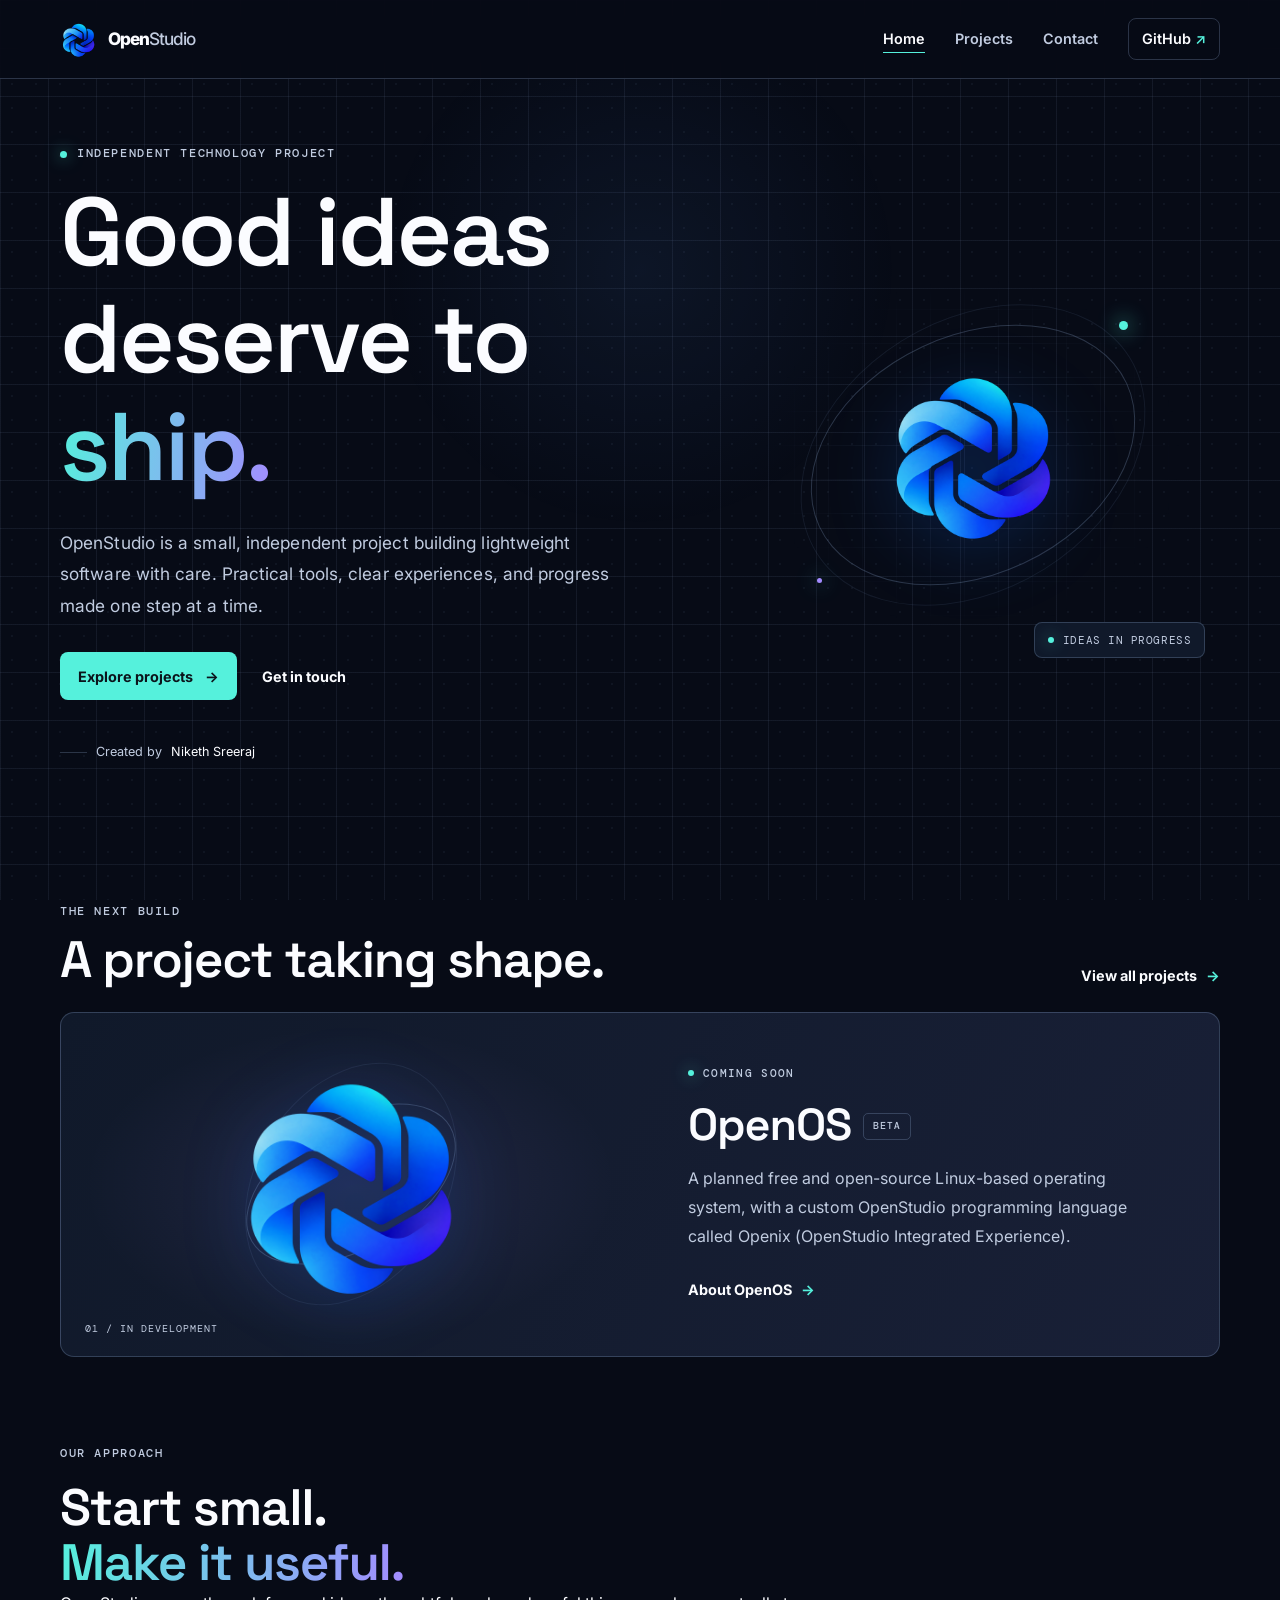
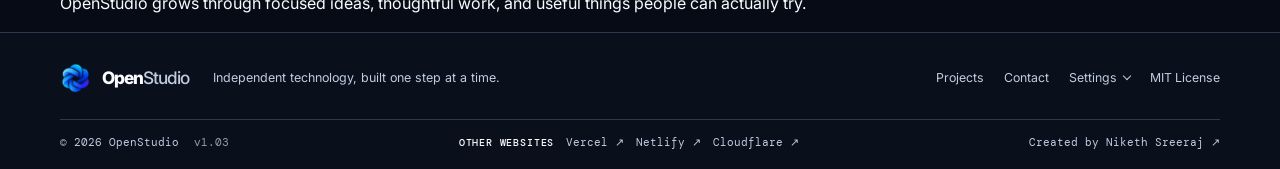
<file: index.html>
﻿<!doctype html>
<html lang="en">
<head>
  <meta charset="utf-8">
  <meta name="viewport" content="width=device-width, initial-scale=1">
  <meta name="theme-color" content="#080b12">
  <meta name="description" content="OpenStudio is an independent technology project building useful, lightweight software one step at a time.">
  <title>OpenStudio — Build what comes next</title>
  <script>try{if(localStorage.getItem("openstudio-theme")==="light")document.documentElement.dataset.theme="light";}catch(error){}</script>
  <link rel="icon" href="assets/openstudio-logo.png" type="image/png">
  <link rel="stylesheet" href="styles.css">
  <script defer src="app.js"></script>
</head>
<body>
  <a class="skip-link" href="#main">Skip to content</a>
  <header class="site-header"><div class="container nav-wrap">
    <a class="brand" href="index.html" aria-label="OpenStudio home"><img src="assets/openstudio-logo.png" alt=""><span>Open<span>Studio</span></span></a>
    <button class="menu-button" type="button" data-menu aria-expanded="false" aria-controls="site-nav"><span class="menu-icon" aria-hidden="true"></span><span class="sr-only">Open navigation</span></button>
    <nav id="site-nav" class="nav-links" data-nav aria-label="Main navigation">
      <a aria-current="page" href="index.html">Home</a><a href="projects.html">Projects</a><a href="contact.html">Contact</a><a class="nav-github" href="https://github.com/OpenLabs-web/openlabs-web.github.io" target="_blank" rel="noreferrer">GitHub <span aria-hidden="true">↗</span></a>
    </nav>
  </div></header>
  <main id="main">
    <section class="hero container">
      <div class="hero-copy reveal"><p class="eyebrow"><span class="pulse"></span> INDEPENDENT TECHNOLOGY PROJECT</p>
        <h1>Good ideas<br>deserve to <span class="gradient-text">ship.</span></h1>
        <p class="hero-intro">OpenStudio is a small, independent project building lightweight software with care. Practical tools, clear experiences, and progress made one step at a time.</p>
        <div class="hero-actions"><a class="button button-primary" href="projects.html">Explore projects <span aria-hidden="true">→</span></a><a class="text-link" href="contact.html">Get in touch</a></div>
        <div class="hero-note"><span class="note-line"></span> Created by <a href="https://github.com/NikethSreeraj" target="_blank" rel="noreferrer">Niketh Sreeraj</a></div>
      </div>
      <div class="hero-art reveal" aria-hidden="true"><div class="art-grid"></div><div class="orbit orbit-one"></div><div class="orbit orbit-two"></div><div class="brand-emblem"><img src="assets/openstudio-logo.png" alt=""></div><span class="orbit-dot dot-one"></span><span class="orbit-dot dot-two"></span><div class="art-caption"><span class="caption-dot"></span> Ideas in progress</div></div>
    </section>
    <section class="section container" aria-labelledby="featured-title"><div class="section-heading reveal"><div><p class="eyebrow">THE NEXT BUILD</p><h2 id="featured-title">A project taking shape.</h2></div><a class="text-link" href="projects.html">View all projects <span aria-hidden="true">→</span></a></div>
      <article class="project-feature reveal"><div class="project-visual"><img src="assets/openstudio-logo.png" alt=""><span class="visual-orbit"></span><span class="visual-orbit visual-orbit-small"></span><span class="project-tag">01 / IN DEVELOPMENT</span></div><div class="project-copy"><p class="status"><span></span> COMING SOON</p><h3>OpenOS <span class="beta">Beta</span></h3><p>A planned free and open-source Linux-based operating system, with a custom OpenStudio programming language called Openix (OpenStudio Integrated Experience).</p><a class="text-link" href="projects.html#openos">About OpenOS <span aria-hidden="true">→</span></a></div></article>
    </section>
    <section class="manifesto"><div class="container manifesto-inner reveal"><p class="eyebrow">OUR APPROACH</p><h2>Start small.<br><span class="gradient-text">Make it useful.</span></h2><p>OpenStudio grows through focused ideas, thoughtful work, and useful things people can actually try.</p></div><div class="manifesto-orb" aria-hidden="true"></div></section>
  </main>
  <footer class="site-footer"><div class="container footer-top"><a class="brand footer-brand" href="index.html"><img src="assets/openstudio-logo.png" alt=""><span>Open<span>Studio</span></span></a><p>Independent technology, built one step at a time.</p><div class="footer-actions"><a href="projects.html">Projects</a><a href="contact.html">Contact</a><details class="settings"><summary>Settings</summary><div class="settings-panel"><p>Appearance</p><button class="theme-toggle" type="button" data-theme-toggle><span class="theme-swatch" aria-hidden="true"></span><span data-theme-label>Switch to light theme</span></button></div></details><a href="LICENSE">MIT License</a></div></div><div class="container footer-bottom"><span>© <span data-year></span> OpenStudio <span class="version">v1.03</span></span><div class="other-sites"><span class="other-sites-label">Other websites</span><a href="https://openstudio-labsgithubio.vercel.app/" target="_blank" rel="noopener noreferrer">Vercel <span aria-hidden="true">↗</span></a><a href="https://openstudio-labs.netlify.app/" target="_blank" rel="noopener noreferrer">Netlify <span aria-hidden="true">↗</span></a><a href="https://openstudio-labs.nikethsreeraj2010.workers.dev/" target="_blank" rel="noopener noreferrer">Cloudflare <span aria-hidden="true">↗</span></a></div><a href="https://github.com/NikethSreeraj" target="_blank" rel="noreferrer">Created by Niketh Sreeraj <span aria-hidden="true">↗</span></a></div></footer>
</body></html>
</file>
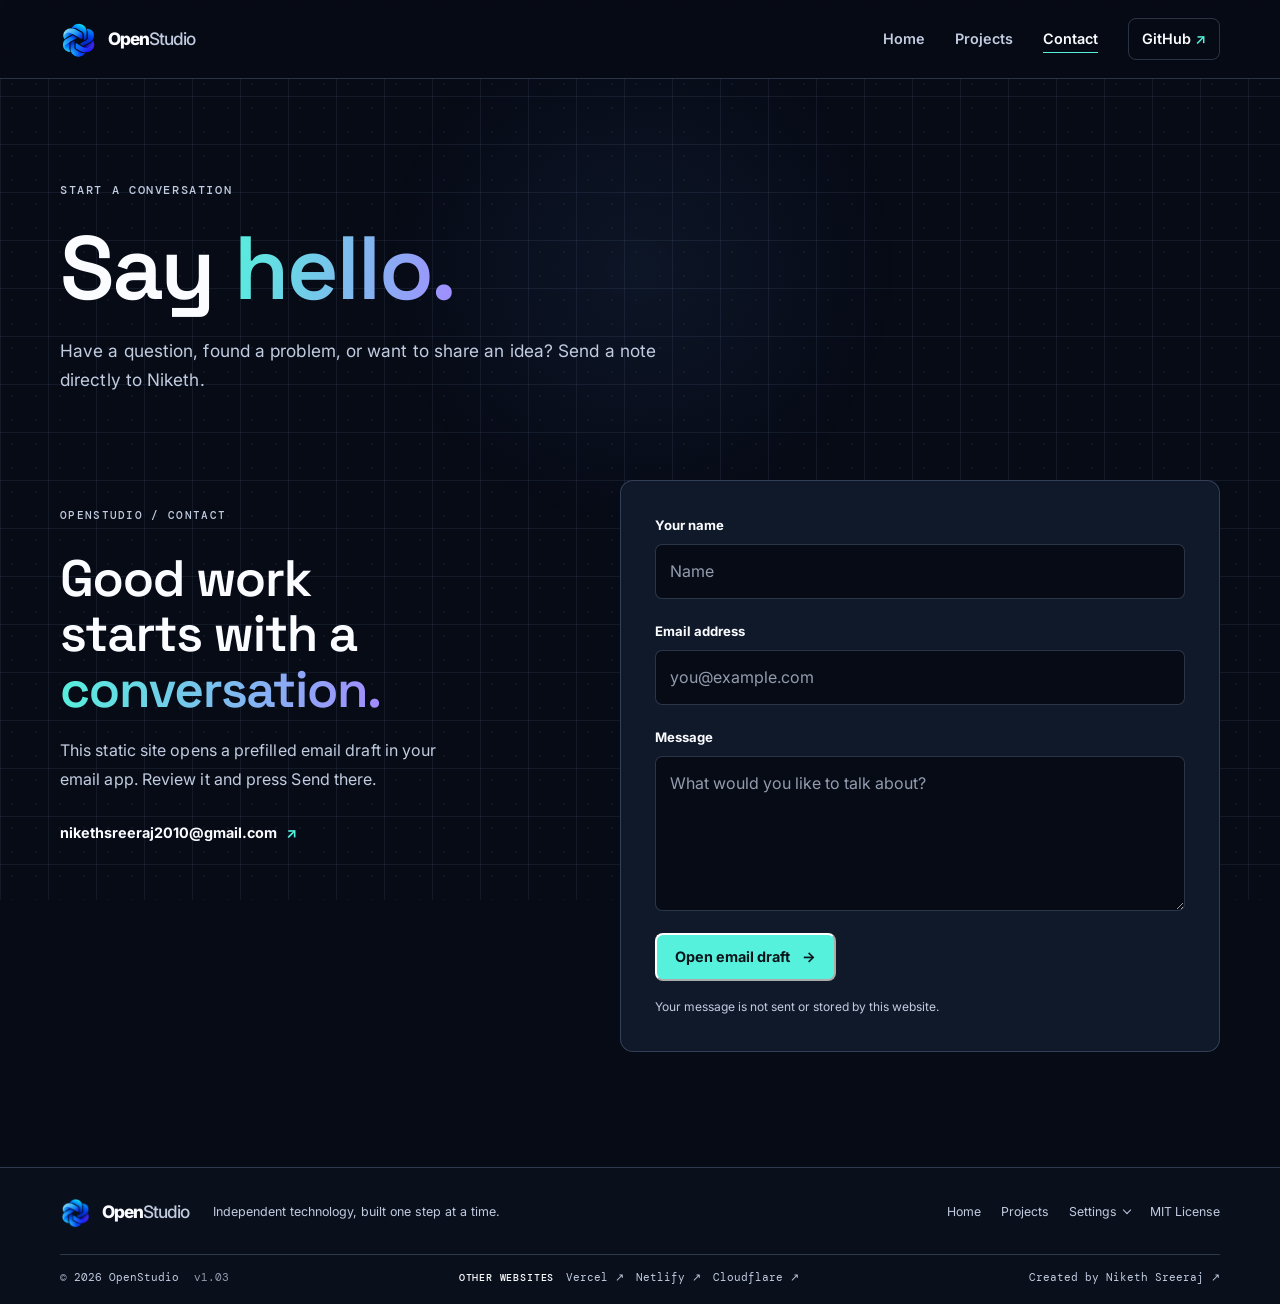
<file: contact.html>
﻿<!doctype html>
<html lang="en"><head><meta charset="utf-8"><meta name="viewport" content="width=device-width, initial-scale=1"><meta name="theme-color" content="#080b12"><meta name="description" content="Contact the OpenStudio project or send a message to Niketh Sreeraj."><title>Contact — OpenStudio</title><script>try{if(localStorage.getItem("openstudio-theme")==="light")document.documentElement.dataset.theme="light";}catch(error){}</script><link rel="icon" href="assets/openstudio-logo.png" type="image/png"><link rel="stylesheet" href="styles.css"><script defer src="app.js"></script></head>
<body><a class="skip-link" href="#main">Skip to content</a><header class="site-header"><div class="container nav-wrap"><a class="brand" href="index.html" aria-label="OpenStudio home"><img src="assets/openstudio-logo.png" alt=""><span>Open<span>Studio</span></span></a><button class="menu-button" type="button" data-menu aria-expanded="false" aria-controls="site-nav"><span class="menu-icon" aria-hidden="true"></span><span class="sr-only">Open navigation</span></button><nav id="site-nav" class="nav-links" data-nav aria-label="Main navigation"><a href="index.html">Home</a><a href="projects.html">Projects</a><a aria-current="page" href="contact.html">Contact</a><a class="nav-github" href="https://github.com/OpenLabs-web/openlabs-web.github.io" target="_blank" rel="noreferrer">GitHub <span aria-hidden="true">↗</span></a></nav></div></header>
<main id="main"><section class="page-intro container"><p class="eyebrow reveal">START A CONVERSATION</p><h1 class="reveal">Say <span class="gradient-text">hello.</span></h1><p class="intro-copy reveal">Have a question, found a problem, or want to share an idea? Send a note directly to Niketh.</p></section><section class="container contact-layout"><aside class="contact-aside reveal"><span class="contact-index">OPENSTUDIO / CONTACT</span><h2>Good work<br>starts with a<br><span class="gradient-text">conversation.</span></h2><p>This static site opens a prefilled email draft in your email app. Review it and press Send there.</p><a class="text-link" href="mailto:nikethsreeraj2010@gmail.com">nikethsreeraj2010@gmail.com <span aria-hidden="true">↗</span></a></aside><form class="contact-form reveal" data-demo-form><label for="name">Your name</label><input id="name" name="name" autocomplete="name" placeholder="Name" required><label for="email">Email address</label><input id="email" name="email" type="email" autocomplete="email" placeholder="you@example.com" required><label for="message">Message</label><textarea id="message" name="message" placeholder="What would you like to talk about?" required></textarea><button class="button button-primary" type="submit">Open email draft <span aria-hidden="true">→</span></button><p class="form-note" role="status">Your message is not sent or stored by this website.</p></form></section></main>
<footer class="site-footer"><div class="container footer-top"><a class="brand footer-brand" href="index.html"><img src="assets/openstudio-logo.png" alt=""><span>Open<span>Studio</span></span></a><p>Independent technology, built one step at a time.</p><div class="footer-actions"><a href="index.html">Home</a><a href="projects.html">Projects</a><details class="settings"><summary>Settings</summary><div class="settings-panel"><p>Appearance</p><button class="theme-toggle" type="button" data-theme-toggle><span class="theme-swatch" aria-hidden="true"></span><span data-theme-label>Switch to light theme</span></button></div></details><a href="LICENSE">MIT License</a></div></div><div class="container footer-bottom"><span>© <span data-year></span> OpenStudio <span class="version">v1.03</span></span><div class="other-sites"><span class="other-sites-label">Other websites</span><a href="https://openstudio-labsgithubio.vercel.app/" target="_blank" rel="noopener noreferrer">Vercel <span aria-hidden="true">↗</span></a><a href="https://openstudio-labs.netlify.app/" target="_blank" rel="noopener noreferrer">Netlify <span aria-hidden="true">↗</span></a><a href="https://openstudio-labs.nikethsreeraj2010.workers.dev/" target="_blank" rel="noopener noreferrer">Cloudflare <span aria-hidden="true">↗</span></a></div><a href="https://github.com/NikethSreeraj" target="_blank" rel="noreferrer">Created by Niketh Sreeraj <span aria-hidden="true">↗</span></a></div></footer></body></html>
</file>
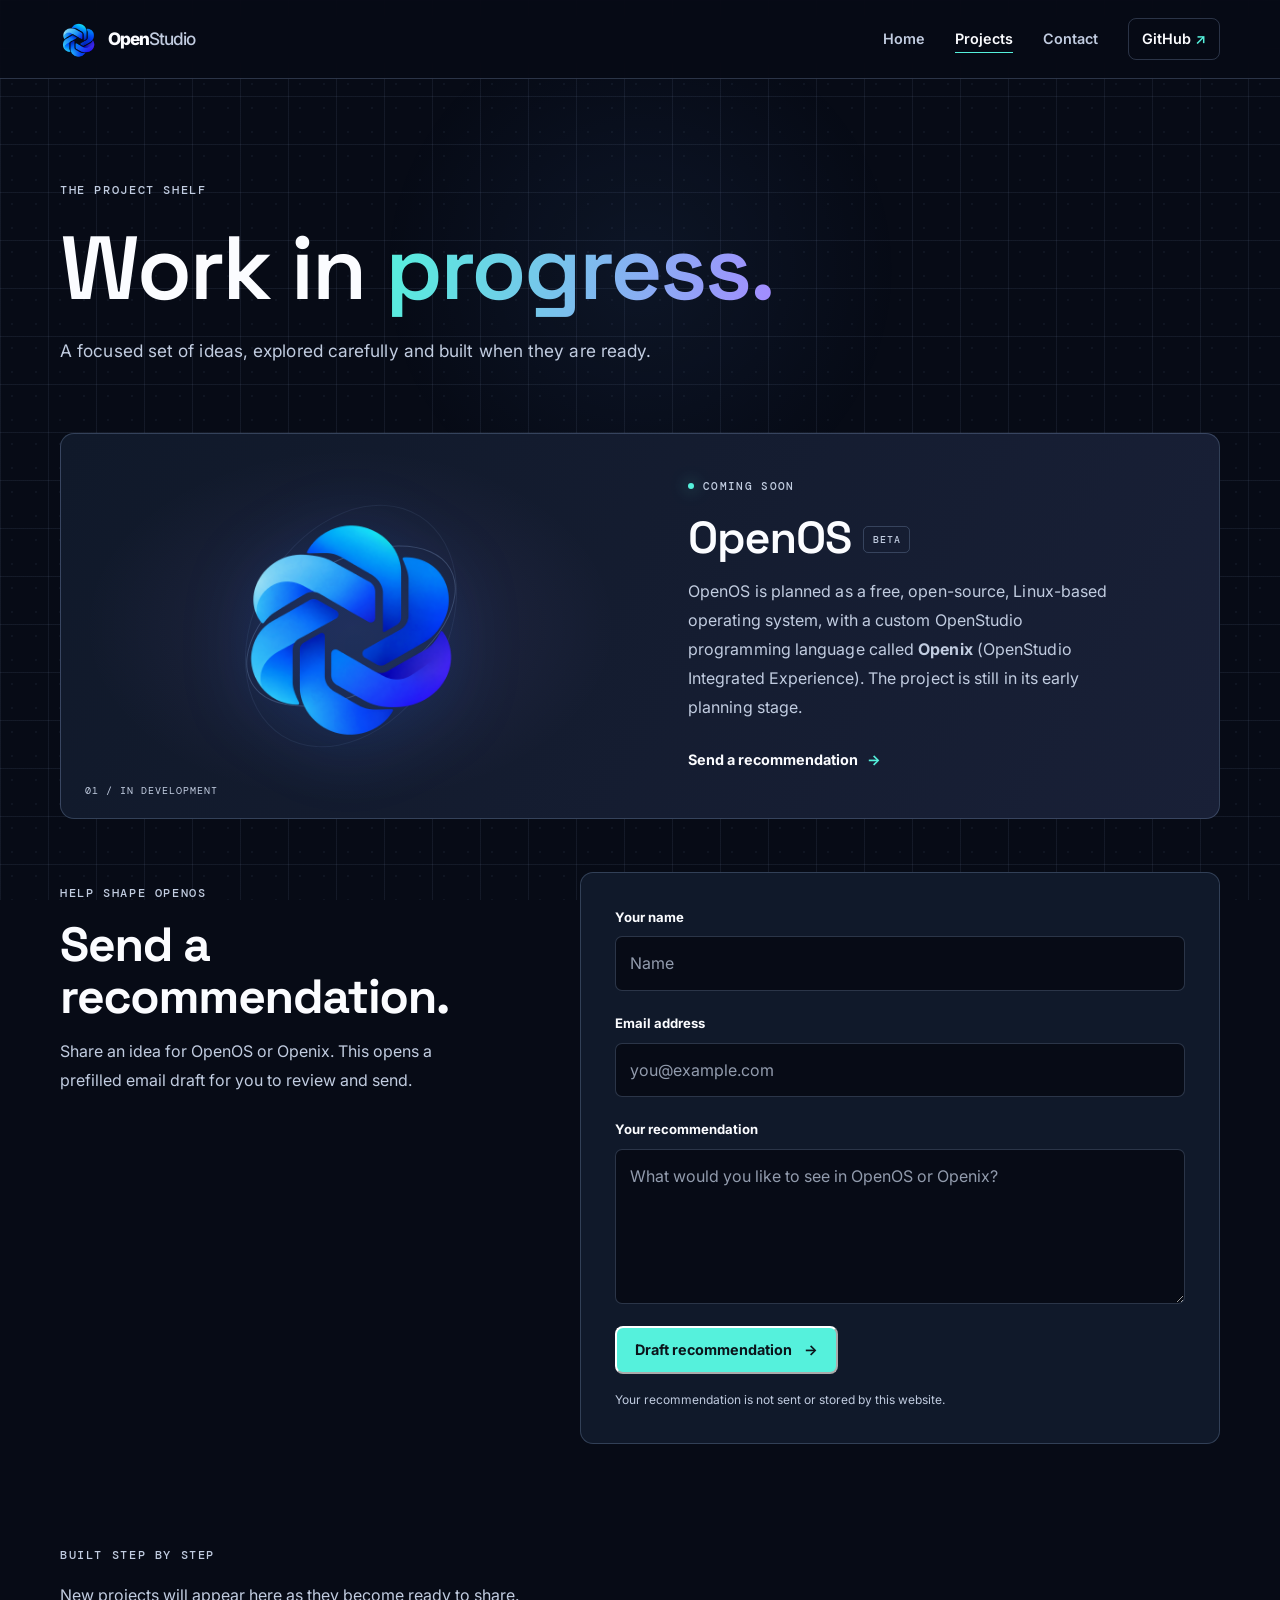
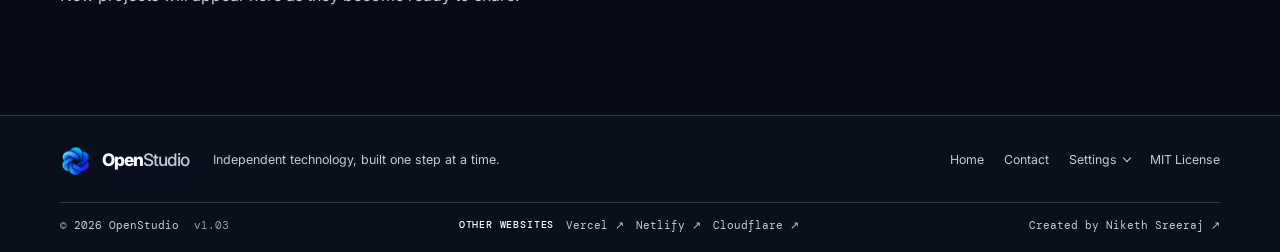
<file: projects.html>
﻿<!doctype html>
<html lang="en"><head><meta charset="utf-8"><meta name="viewport" content="width=device-width, initial-scale=1"><meta name="theme-color" content="#080b12"><meta name="description" content="Projects and ideas taking shape at OpenStudio."><title>Projects — OpenStudio</title><script>try{if(localStorage.getItem("openstudio-theme")==="light")document.documentElement.dataset.theme="light";}catch(error){}</script><link rel="icon" href="assets/openstudio-logo.png" type="image/png"><link rel="stylesheet" href="styles.css"><script defer src="app.js"></script></head>
<body><a class="skip-link" href="#main">Skip to content</a><header class="site-header"><div class="container nav-wrap"><a class="brand" href="index.html" aria-label="OpenStudio home"><img src="assets/openstudio-logo.png" alt=""><span>Open<span>Studio</span></span></a><button class="menu-button" type="button" data-menu aria-expanded="false" aria-controls="site-nav"><span class="menu-icon" aria-hidden="true"></span><span class="sr-only">Open navigation</span></button><nav id="site-nav" class="nav-links" data-nav aria-label="Main navigation"><a href="index.html">Home</a><a aria-current="page" href="projects.html">Projects</a><a href="contact.html">Contact</a><a class="nav-github" href="https://github.com/OpenLabs-web/openlabs-web.github.io" target="_blank" rel="noreferrer">GitHub <span aria-hidden="true">↗</span></a></nav></div></header>
<main id="main"><section class="page-intro container"><p class="eyebrow reveal">THE PROJECT SHELF</p><h1 class="reveal">Work in <span class="gradient-text">progress.</span></h1><p class="intro-copy reveal">A focused set of ideas, explored carefully and built when they are ready.</p></section><section class="container projects-list"><article class="project-feature project-page-card reveal" id="openos"><div class="project-visual"><img src="assets/openstudio-logo.png" alt=""><span class="visual-orbit"></span><span class="visual-orbit visual-orbit-small"></span><span class="project-tag">01 / IN DEVELOPMENT</span></div><div class="project-copy"><p class="status"><span></span> COMING SOON</p><h2>OpenOS <button class="beta beta-toggle" type="button" data-beta-toggle aria-expanded="false" aria-controls="openos-beta-details">Beta</button></h2><div class="beta-info" id="openos-beta-details" data-beta-details hidden><strong>OpenOS Beta</strong><span>Pre-release status. No beta version has been published yet; release details will appear here when it is available. The Beta badge is temporary and can be removed when OpenOS reaches stable release.</span></div><p>OpenOS is planned as a free, open-source, Linux-based operating system, with a custom OpenStudio programming language called <strong>Openix</strong> (OpenStudio Integrated Experience). The project is still in its early planning stage.</p><a class="text-link" href="#recommendation">Send a recommendation <span aria-hidden="true">→</span></a></div></article></section><section class="container recommendation-section" id="recommendation"><div class="recommendation-heading"><p class="eyebrow">HELP SHAPE OPENOS</p><h2>Send a recommendation.</h2><p>Share an idea for OpenOS or Openix. This opens a prefilled email draft for you to review and send.</p></div><form class="contact-form recommendation-form" data-recommendation-form><label for="recommendation-name">Your name</label><input id="recommendation-name" name="name" autocomplete="name" placeholder="Name" required><label for="recommendation-email">Email address</label><input id="recommendation-email" name="email" type="email" autocomplete="email" placeholder="you@example.com" required><label for="recommendation-message">Your recommendation</label><textarea id="recommendation-message" name="message" placeholder="What would you like to see in OpenOS or Openix?" required></textarea><button class="button button-primary" type="submit">Draft recommendation <span aria-hidden="true">→</span></button><p class="form-note" role="status">Your recommendation is not sent or stored by this website.</p></form></section><section class="container small-note"><p class="eyebrow">BUILT STEP BY STEP</p><p>New projects will appear here as they become ready to share.</p></section></main>
<footer class="site-footer"><div class="container footer-top"><a class="brand footer-brand" href="index.html"><img src="assets/openstudio-logo.png" alt=""><span>Open<span>Studio</span></span></a><p>Independent technology, built one step at a time.</p><div class="footer-actions"><a href="index.html">Home</a><a href="contact.html">Contact</a><details class="settings"><summary>Settings</summary><div class="settings-panel"><p>Appearance</p><button class="theme-toggle" type="button" data-theme-toggle><span class="theme-swatch" aria-hidden="true"></span><span data-theme-label>Switch to light theme</span></button></div></details><a href="LICENSE">MIT License</a></div></div><div class="container footer-bottom"><span>© <span data-year></span> OpenStudio <span class="version">v1.03</span></span><div class="other-sites"><span class="other-sites-label">Other websites</span><a href="https://openstudio-labsgithubio.vercel.app/" target="_blank" rel="noopener noreferrer">Vercel <span aria-hidden="true">↗</span></a><a href="https://openstudio-labs.netlify.app/" target="_blank" rel="noopener noreferrer">Netlify <span aria-hidden="true">↗</span></a><a href="https://openstudio-labs.nikethsreeraj2010.workers.dev/" target="_blank" rel="noopener noreferrer">Cloudflare <span aria-hidden="true">↗</span></a></div><a href="https://github.com/NikethSreeraj" target="_blank" rel="noreferrer">Created by Niketh Sreeraj <span aria-hidden="true">↗</span></a></div></footer></body></html>
</file>
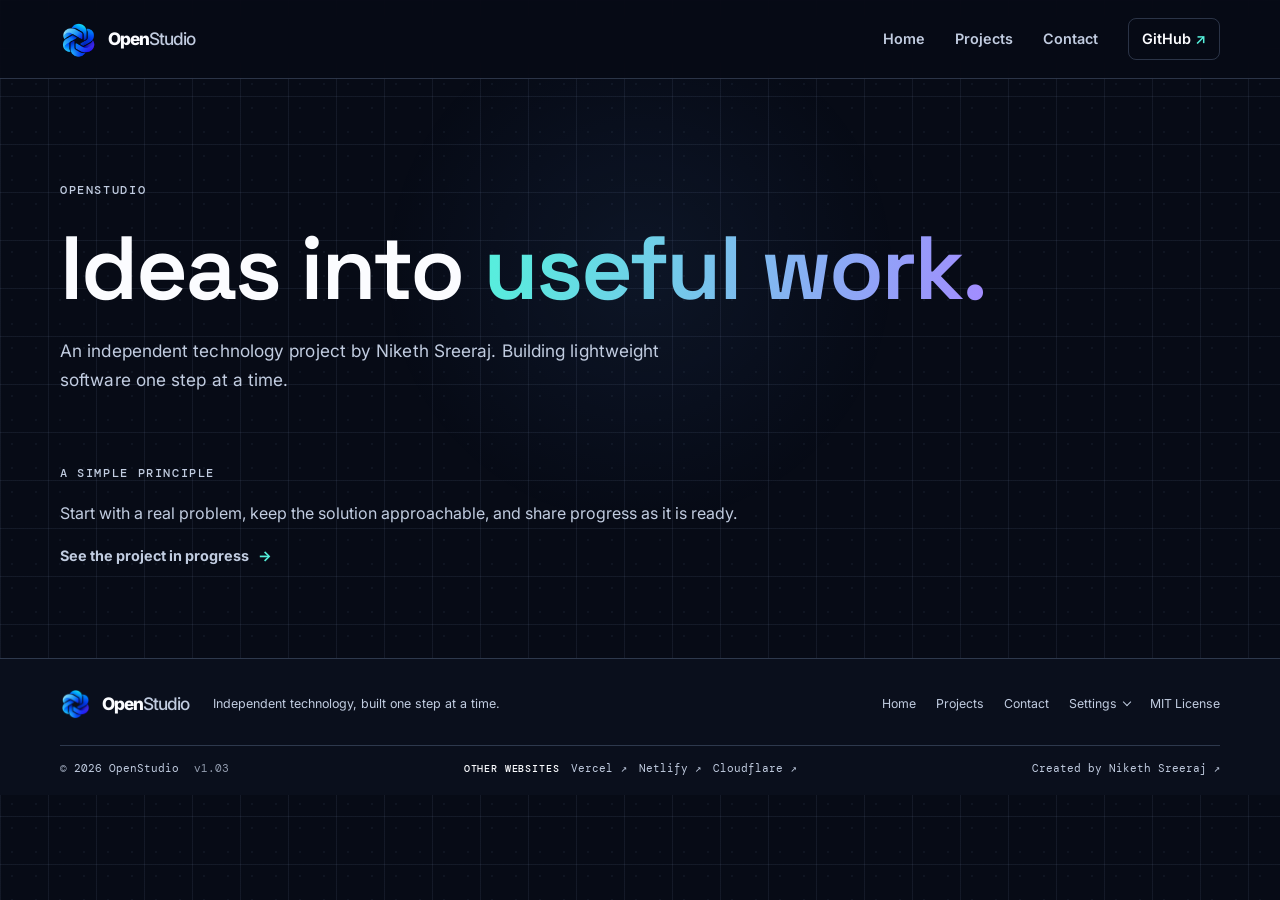
<file: studio.html>
﻿<!doctype html>
<html lang="en"><head><meta charset="utf-8"><meta name="viewport" content="width=device-width, initial-scale=1"><meta name="theme-color" content="#080b12"><meta name="description" content="OpenStudio is an independent technology project built one step at a time."><title>OpenStudio — Build useful things</title><script>try{if(localStorage.getItem("openstudio-theme")==="light")document.documentElement.dataset.theme="light";}catch(error){}</script><link rel="icon" href="assets/openstudio-logo.png" type="image/png"><link rel="stylesheet" href="styles.css"><script defer src="app.js"></script></head>
<body><a class="skip-link" href="#main">Skip to content</a><header class="site-header"><div class="container nav-wrap"><a class="brand" href="index.html" aria-label="OpenStudio home"><img src="assets/openstudio-logo.png" alt=""><span>Open<span>Studio</span></span></a><button class="menu-button" type="button" data-menu aria-expanded="false" aria-controls="site-nav"><span class="menu-icon" aria-hidden="true"></span><span class="sr-only">Open navigation</span></button><nav id="site-nav" class="nav-links" data-nav aria-label="Main navigation"><a href="index.html">Home</a><a href="projects.html">Projects</a><a href="contact.html">Contact</a><a class="nav-github" href="https://github.com/OpenLabs-web/openlabs-web.github.io" target="_blank" rel="noreferrer">GitHub <span aria-hidden="true">↗</span></a></nav></div></header>
<main id="main"><section class="page-intro container"><p class="eyebrow reveal">OPENSTUDIO</p><h1 class="reveal">Ideas into <span class="gradient-text">useful work.</span></h1><p class="intro-copy reveal">An independent technology project by Niketh Sreeraj. Building lightweight software one step at a time.</p></section><section class="container small-note"><p class="eyebrow">A SIMPLE PRINCIPLE</p><p>Start with a real problem, keep the solution approachable, and share progress as it is ready.</p><a class="text-link" href="projects.html">See the project in progress <span aria-hidden="true">→</span></a></section></main>
<footer class="site-footer"><div class="container footer-top"><a class="brand footer-brand" href="index.html"><img src="assets/openstudio-logo.png" alt=""><span>Open<span>Studio</span></span></a><p>Independent technology, built one step at a time.</p><div class="footer-actions"><a href="index.html">Home</a><a href="projects.html">Projects</a><a href="contact.html">Contact</a><details class="settings"><summary>Settings</summary><div class="settings-panel"><p>Appearance</p><button class="theme-toggle" type="button" data-theme-toggle><span class="theme-swatch" aria-hidden="true"></span><span data-theme-label>Switch to light theme</span></button></div></details><a href="LICENSE">MIT License</a></div></div><div class="container footer-bottom"><span>© <span data-year></span> OpenStudio <span class="version">v1.03</span></span><div class="other-sites"><span class="other-sites-label">Other websites</span><a href="https://openstudio-labsgithubio.vercel.app/" target="_blank" rel="noopener noreferrer">Vercel <span aria-hidden="true">↗</span></a><a href="https://openstudio-labs.netlify.app/" target="_blank" rel="noopener noreferrer">Netlify <span aria-hidden="true">↗</span></a><a href="https://openstudio-labs.nikethsreeraj2010.workers.dev/" target="_blank" rel="noopener noreferrer">Cloudflare <span aria-hidden="true">↗</span></a></div><a href="https://github.com/NikethSreeraj" target="_blank" rel="noreferrer">Created by Niketh Sreeraj <span aria-hidden="true">↗</span></a></div></footer></body></html>
</file>
<file: styles.css>
﻿@import url('https://fonts.googleapis.com/css2?family=DM+Mono:wght@400;500&family=Inter:wght@400;500;600;700;800&family=Manrope:wght@400;500;600;700;800&family=Space+Grotesk:wght@500;600;700&display=swap');
:root{color-scheme:dark;--bg:#080b12;--surface:#10151f;--surface-2:#141c29;--text:#f4f6fb;--muted:#9ba6b8;--line:rgba(164,184,214,.16);--accent:#a7f3ef;--accent-2:#88aaff;--ink:#0b141b;--max:1160px;--ease:cubic-bezier(.2,.75,.25,1);--header:rgba(8,11,18,.84)}
:root[data-theme="light"]{color-scheme:light;--bg:#f5f7fa;--surface:#fff;--surface-2:#edf1f6;--text:#111927;--muted:#48566a;--line:rgba(31,52,78,.16);--accent:#087c83;--accent-2:#405ac2;--ink:#fff;--header:rgba(245,247,250,.88)}
*{box-sizing:border-box}html{scroll-behavior:smooth;scroll-padding-top:90px}body{margin:0;background:var(--bg);color:var(--text);font:400 16px/1.65 'Manrope',sans-serif;transition:background-color .25s,color .25s}body:before{content:"";position:fixed;inset:0;z-index:-1;pointer-events:none;opacity:.28;background-image:radial-gradient(rgba(157,185,230,.22) .7px,transparent .7px);background-size:24px 24px}a{color:inherit;text-decoration:none}button,input,textarea{font:inherit}button,a{-webkit-tap-highlight-color:transparent}.container{width:min(calc(100% - 48px),var(--max));margin-inline:auto}.sr-only{position:absolute;width:1px;height:1px;padding:0;margin:-1px;overflow:hidden;clip:rect(0,0,0,0);white-space:nowrap;border:0}.skip-link{position:fixed;z-index:100;top:12px;left:12px;padding:10px 14px;background:var(--text);color:var(--bg);border-radius:9px;transform:translateY(-160%)}.skip-link:focus{transform:translateY(0)}:focus-visible{outline:3px solid var(--accent);outline-offset:4px;border-radius:4px}
.site-header{position:sticky;top:0;z-index:50;background:var(--header);backdrop-filter:blur(18px);border-bottom:1px solid var(--line)}.nav-wrap{min-height:78px;display:flex;align-items:center;justify-content:space-between;gap:28px}.brand{display:inline-flex;align-items:center;gap:11px;font-size:1.08rem;font-weight:800;letter-spacing:-.06em;white-space:nowrap}.brand img{width:37px;height:37px}.brand>span>span{font-weight:500;color:var(--muted)}.nav-links{display:flex;align-items:center;gap:30px;color:var(--muted);font-size:.9rem;font-weight:600}.nav-links a{transition:color .2s}.nav-links a:hover,.nav-links a[aria-current=page]{color:var(--text)}.nav-links a[aria-current=page]{text-decoration:underline;text-decoration-color:var(--accent);text-underline-offset:8px}.nav-github{border:1px solid var(--line);padding:8px 13px;border-radius:8px;color:var(--text)}.nav-github span{color:var(--accent)}.menu-button{display:none;width:42px;height:42px;align-items:center;justify-content:center;border:1px solid var(--line);border-radius:10px;background:var(--surface);color:var(--text);cursor:pointer}.menu-icon,.menu-icon:before,.menu-icon:after{width:17px;height:1.5px;background:currentColor;display:block;position:relative;transition:transform .2s}.menu-icon:before,.menu-icon:after{content:"";position:absolute;left:0}.menu-icon:before{top:-5px}.menu-icon:after{top:5px}
.hero{min-height:610px;display:grid;grid-template-columns:1.1fr .9fr;align-items:center;gap:60px;padding-top:68px;padding-bottom:74px}.eyebrow{margin:0 0 18px;color:var(--muted);font:500 .72rem/1.3 'DM Mono',monospace;letter-spacing:.14em;text-transform:uppercase}.hero .eyebrow{display:flex;align-items:center;gap:10px}.pulse,.status>span,.caption-dot{display:inline-block;width:7px;height:7px;border-radius:50%;background:var(--accent);box-shadow:0 0 16px color-mix(in srgb,var(--accent),transparent 30%)}h1,h2,h3,p{margin-top:0}h1,h2,h3{letter-spacing:-.055em;line-height:1.08}h1{font-size:clamp(3.6rem,7.5vw,6.8rem);font-weight:600;margin-bottom:24px}.gradient-text{color:var(--accent)}.hero-intro{max-width:570px;color:var(--muted);font-size:1.08rem;line-height:1.85}.hero-actions{display:flex;align-items:center;gap:25px;margin-top:30px}.button{display:inline-flex;align-items:center;justify-content:center;gap:12px;min-height:48px;padding:0 18px;border-radius:8px;font-size:.9rem;font-weight:700;transition:transform .2s,background .2s}.button:hover{transform:translateY(-2px)}.button-primary{background:var(--accent);color:var(--ink)}.button-primary:hover{background:#c0fbf7}.text-link{display:inline-flex;align-items:center;gap:9px;font-weight:700;font-size:.9rem}.text-link span{color:var(--accent);transition:transform .2s}.text-link:hover span{transform:translateX(4px)}.hero-note{display:flex;align-items:center;gap:9px;margin-top:42px;color:var(--muted);font-size:.79rem}.hero-note a{color:var(--text)}.note-line{width:27px;height:1px;background:var(--line)}
.hero-art{height:430px;display:grid;place-items:center;position:relative;isolation:isolate}.art-grid{position:absolute;inset:35px;background-image:linear-gradient(rgba(155,181,223,.09) 1px,transparent 1px),linear-gradient(90deg,rgba(155,181,223,.09) 1px,transparent 1px);background-size:34px 34px;mask-image:radial-gradient(ellipse,black 12%,transparent 70%);-webkit-mask-image:radial-gradient(ellipse,black 12%,transparent 70%)}.brand-emblem{width:180px;height:180px;display:grid;place-items:center;border:1px solid var(--line);border-radius:50%;background:linear-gradient(145deg,var(--surface-2),var(--surface));box-shadow:0 0 90px rgba(80,150,210,.13),inset 0 1px rgba(255,255,255,.07);animation:emblem-float 6s ease-in-out infinite}.brand-emblem img{width:110px;height:110px;filter:drop-shadow(0 10px 28px rgba(90,160,255,.28))}.orbit{position:absolute;border:1px solid var(--line);border-radius:50%;transform:rotate(-25deg)}.orbit-one{width:340px;height:240px}.orbit-two{width:270px;height:370px;transform:rotate(58deg);border-color:rgba(137,166,212,.1)}.orbit-dot{position:absolute;width:9px;height:9px;border-radius:50%;background:var(--accent);box-shadow:0 0 20px var(--accent)}.dot-one{top:81px;right:92px}.dot-two{bottom:87px;left:92px;width:5px;height:5px;background:var(--accent-2)}.art-caption{position:absolute;bottom:12px;right:3%;display:flex;align-items:center;gap:9px;padding:10px 13px;border:1px solid var(--line);border-radius:8px;background:var(--surface);color:var(--muted);font:400 .68rem 'DM Mono',monospace;letter-spacing:.05em;text-transform:uppercase}.caption-dot{width:6px;height:6px}
.section{padding-top:68px;padding-bottom:90px}.section-heading{display:flex;align-items:end;justify-content:space-between;gap:25px;margin-bottom:24px}.section-heading .eyebrow{margin-bottom:12px}.section-heading h2,.manifesto h2,.contact-aside h2{font-size:clamp(2rem,4vw,3.4rem);font-weight:600;margin-bottom:0}.project-feature{display:grid;grid-template-columns:1fr 1fr;min-height:345px;border:1px solid var(--line);border-radius:14px;background:linear-gradient(120deg,var(--surface),color-mix(in srgb,var(--surface),var(--accent-2) 6%));overflow:hidden}.project-visual{position:relative;display:grid;place-items:center;min-height:300px;overflow:hidden;background:radial-gradient(ellipse at center,color-mix(in srgb,var(--accent-2),transparent 89%),transparent 65%)}.project-visual>img{width:104px;height:104px;position:relative;z-index:2;filter:drop-shadow(0 0 40px rgba(99,150,255,.26));animation:emblem-float 6s ease-in-out infinite}.visual-orbit{position:absolute;width:230px;height:130px;border:1px solid var(--line);border-radius:50%;transform:rotate(-30deg)}.visual-orbit-small{width:190px;height:260px;transform:rotate(32deg);border-color:rgba(137,166,212,.1)}.project-tag{position:absolute;bottom:21px;left:24px;color:var(--muted);font:400 .64rem 'DM Mono',monospace;letter-spacing:.1em}.project-copy{align-self:center;padding:45px 48px}.status{display:flex;align-items:center;gap:9px;color:var(--muted);font:500 .7rem 'DM Mono',monospace;letter-spacing:.12em}.status>span{width:6px;height:6px}.project-copy h3,.project-copy h2{display:flex;align-items:center;gap:12px;font-size:clamp(2rem,3.5vw,3rem);font-weight:600;margin:22px 0 14px}.beta{padding:6px 9px;border:1px solid var(--line);border-radius:5px;color:var(--muted);font:500 .63rem 'DM Mono',monospace;letter-spacing:.08em;text-transform:uppercase}.project-copy>p:not(.status){max-width:440px;margin-bottom:25px;color:var(--muted);line-height:1.8}.page-intro{padding-top:105px;padding-bottom:50px}.page-intro .eyebrow{margin-bottom:20px}.page-intro h1{font-size:clamp(3rem,7vw,5.7rem);margin:0 0 18px}.intro-copy{max-width:600px;color:var(--muted);font-size:1.08rem}.projects-list{padding-bottom:45px}.project-page-card{scroll-margin-top:100px}.small-note{padding-top:5px;padding-bottom:90px;color:var(--muted)}.small-note p:last-child{max-width:570px}
.contact-layout{display:grid;grid-template-columns:.85fr 1.15fr;gap:10%;padding-top:18px;padding-bottom:115px}.contact-aside{padding:20px 0}.contact-index{color:var(--muted);font:500 .68rem 'DM Mono',monospace;letter-spacing:.12em}.contact-aside h2{margin:25px 0 19px;font-size:clamp(2.2rem,4vw,3.6rem)}.contact-aside>p{max-width:390px;color:var(--muted);line-height:1.8}.contact-aside .text-link{margin-top:12px}.contact-form{padding:34px;border:1px solid var(--line);border-radius:13px;background:var(--surface)}.contact-form label{display:block;margin:0 0 8px;font-size:.82rem;font-weight:700}.contact-form input,.contact-form textarea{display:block;width:100%;margin:0 0 22px;padding:13px 14px;border:1px solid var(--line);border-radius:7px;background:var(--bg);color:var(--text);font:inherit;outline:none}.contact-form input:focus,.contact-form textarea:focus{border-color:var(--accent);box-shadow:0 0 0 3px color-mix(in srgb,var(--accent),transparent 85%)}.contact-form textarea{min-height:155px;resize:vertical}.contact-form input::placeholder,.contact-form textarea::placeholder{color:var(--muted);opacity:.75}.form-note{margin:16px 0 0;color:var(--muted);font-size:.75rem}
.site-footer{border-top:1px solid var(--line);background:color-mix(in srgb,var(--bg),var(--surface) 30%)}.footer-top{display:grid;grid-template-columns:auto 1fr auto;align-items:center;gap:24px;padding-top:29px;padding-bottom:26px}.footer-brand img{width:31px;height:31px}.footer-top>p{margin:0;color:var(--muted);font-size:.78rem}.footer-actions{display:flex;align-items:center;gap:20px;color:var(--muted);font-size:.77rem}.footer-actions>a:hover,.footer-bottom>a:hover{color:var(--text)}.settings{position:relative}.settings summary{cursor:pointer;list-style:none}.settings summary::-webkit-details-marker{display:none}.settings summary:after{content:"";display:inline-block;width:5px;height:5px;margin:0 0 3px 7px;border-right:1px solid currentColor;border-bottom:1px solid currentColor;transform:rotate(45deg)}.settings-panel{position:absolute;right:0;bottom:calc(100% + 14px);z-index:10;width:220px;padding:15px;border:1px solid var(--line);border-radius:10px;background:var(--surface);box-shadow:0 15px 50px #0004;animation:rise-in .18s var(--ease)}.settings-panel p{margin:0 0 10px;color:var(--muted);font:500 .65rem 'DM Mono',monospace;letter-spacing:.12em;text-transform:uppercase}.theme-toggle{display:flex;align-items:center;gap:10px;width:100%;padding:9px 10px;border:1px solid var(--line);border-radius:7px;background:var(--bg);color:var(--text);text-align:left;font-size:.78rem;font-weight:600;cursor:pointer}.theme-swatch{width:12px;height:12px;border-radius:50%;background:linear-gradient(135deg,var(--accent),var(--accent-2))}.footer-bottom{display:flex;justify-content:space-between;gap:15px;padding-top:15px;padding-bottom:20px;border-top:1px solid var(--line);color:var(--muted);font:400 .67rem 'DM Mono',monospace}.version{margin-left:8px;opacity:.75}.reveal{animation:rise-in .7s var(--ease) both}.hero-copy{animation-delay:.05s}.hero-art{animation-delay:.17s}
@keyframes rise-in{from{opacity:0;transform:translateY(16px)}to{opacity:1;transform:translateY(0)}}@keyframes emblem-float{0%,100%{transform:translateY(0)}50%{transform:translateY(-8px)}}
@media(max-width:900px){.hero{min-height:560px;gap:25px}.hero-art{height:350px}.orbit-one{width:290px;height:205px}.orbit-two{height:310px}.brand-emblem{width:150px;height:150px}.brand-emblem img{width:94px;height:94px}.footer-top{grid-template-columns:auto 1fr}.footer-actions{grid-column:1/-1;justify-content:flex-start}.contact-layout{gap:6%}}
@media(max-width:680px){.container{width:min(calc(100% - 36px),var(--max))}.nav-wrap{min-height:68px}.menu-button{display:flex}.nav-links{display:none;position:absolute;top:68px;left:0;right:0;padding:10px 18px 17px;border-bottom:1px solid var(--line);background:var(--bg);flex-direction:column;align-items:stretch;gap:0}.nav-links.open{display:flex}.nav-links a{padding:12px 4px;border-bottom:1px solid var(--line)}.nav-links .nav-github{margin-top:9px;padding:10px;border:0}.nav-links[aria-hidden="true"]{visibility:hidden}.menu-button[aria-expanded="true"] .menu-icon{background:transparent}.menu-button[aria-expanded="true"] .menu-icon:before{top:0;transform:rotate(45deg)}.menu-button[aria-expanded="true"] .menu-icon:after{top:0;transform:rotate(-45deg)}.hero{grid-template-columns:1fr;gap:0;padding-top:64px;padding-bottom:48px}.hero-copy{position:relative;z-index:2}.hero h1{font-size:clamp(3.4rem,14vw,5.4rem)}.hero-intro{font-size:1rem}.hero-note{margin-top:28px}.hero-art{height:290px;margin-top:12px}.art-grid{inset:15px}.orbit-one{width:min(78vw,270px);height:190px}.orbit-two{height:270px;width:190px}.brand-emblem{width:135px;height:135px}.brand-emblem img{width:84px;height:84px}.dot-one{top:43px;right:14%}.dot-two{bottom:51px;left:14%}.art-caption{bottom:4px;right:0}.section{padding-top:43px;padding-bottom:58px}.section-heading{align-items:flex-start;flex-direction:column;gap:17px}.section-heading h2{font-size:2.35rem}.project-feature{grid-template-columns:1fr}.project-visual{min-height:245px}.project-copy{padding:30px 25px 33px}.page-intro{padding-top:68px;padding-bottom:35px}.page-intro h1{font-size:clamp(3rem,13vw,4.7rem)}.contact-layout{grid-template-columns:1fr;gap:22px;padding-top:0;padding-bottom:65px}.contact-aside h2{font-size:2.75rem}.contact-form{padding:23px}.footer-top{grid-template-columns:1fr;gap:13px;padding-top:25px}.footer-top>p{margin-top:-5px}.footer-actions{grid-column:auto;gap:17px;flex-wrap:wrap}.footer-bottom{flex-direction:column;gap:6px;padding-top:14px}.small-note{padding-bottom:55px}}
@media(prefers-reduced-motion:reduce){*,*::before,*::after{scroll-behavior:auto!important;animation:none!important;transition:none!important}}
/* OpenStudio logo image sizing */
.brand img{object-fit:contain;border-radius:50%;background:#fff}
.brand-emblem{overflow:hidden}
.brand-emblem img{width:100%;height:100%;object-fit:contain;border-radius:50%;filter:none;animation:none}
.project-visual>img{width:clamp(150px,19vw,220px);height:clamp(150px,19vw,220px);object-fit:contain;border-radius:50%;filter:none;animation:none}
@media(max-width:680px){.project-visual>img{width:170px;height:170px}}
/* Fine drafting grid across the full page */
body:before{opacity:.5;background-image:linear-gradient(rgba(157,185,230,.075) 1px,transparent 1px),linear-gradient(90deg,rgba(157,185,230,.075) 1px,transparent 1px),radial-gradient(rgba(157,185,230,.12) .8px,transparent .8px);background-size:48px 48px,48px 48px,24px 24px}
:root[data-theme="light"] body:before{opacity:.7;background-image:linear-gradient(rgba(31,52,78,.07) 1px,transparent 1px),linear-gradient(90deg,rgba(31,52,78,.07) 1px,transparent 1px),radial-gradient(rgba(31,52,78,.09) .8px,transparent .8px)}
.brand img{object-fit:contain;border-radius:50%;background:transparent}
.brand-emblem{overflow:visible;border:0;background:transparent;box-shadow:none}
.brand-emblem img{width:100%;height:100%;object-fit:contain;border-radius:50%;filter:drop-shadow(0 15px 35px rgba(20,110,255,.22));animation:none}
.project-visual>img{width:clamp(160px,20vw,235px);height:clamp(160px,20vw,235px);object-fit:contain;border-radius:50%;filter:drop-shadow(0 10px 35px rgba(20,110,255,.2));animation:none}
body{background-color:var(--bg);background-image:linear-gradient(rgba(157,185,230,.055) 1px,transparent 1px),linear-gradient(90deg,rgba(157,185,230,.055) 1px,transparent 1px);background-size:48px 48px;background-attachment:fixed}
:root[data-theme="light"] body{background-color:var(--bg);background-image:linear-gradient(rgba(31,52,78,.055) 1px,transparent 1px),linear-gradient(90deg,rgba(31,52,78,.055) 1px,transparent 1px)}

/* Cursor light is a soft ambient accent, never a replacement cursor. */
:root{--pointer-x:50vw;--pointer-y:30vh}
.cursor-glow-enabled body:after{content:"";position:fixed;inset:0;z-index:0;pointer-events:none;background:radial-gradient(380px circle at var(--pointer-x) var(--pointer-y),rgba(93,155,255,.075),transparent 68%)}
.cursor-glow-enabled main,.cursor-glow-enabled .site-footer{position:relative;z-index:1}
/* Softer text edges and a little more breathing room at display sizes. */
body{-webkit-font-smoothing:antialiased;-moz-osx-font-smoothing:grayscale;text-rendering:optimizeLegibility}
h1,h2,h3{letter-spacing:-.04em}
.hero h1,.page-intro h1{line-height:1.12}
.hero-intro,.intro-copy,.project-copy>p:not(.status),.contact-aside>p{letter-spacing:.005em}
@media(prefers-reduced-motion:reduce){.cursor-glow-enabled body:after{display:none}}

/* Brighter, more expressive OpenStudio color and typography finish. */
:root{--bg:#070c16;--surface:#101a2a;--surface-2:#14233a;--text:#f8faff;--muted:#b5c2d5;--line:rgba(165,194,230,.2);--accent:#69f0dc;--accent-2:#91a8ff;--header:rgba(7,12,22,.88)}
:root[data-theme="light"]{--bg:#f4f7ff;--surface:#fff;--surface-2:#e9efff;--text:#111a2e;--muted:#43536c;--line:rgba(35,57,97,.18);--accent:#007e83;--accent-2:#544bc4;--header:rgba(244,247,255,.9)}
h1,h2,h3{font-family:'Space Grotesk','Manrope',sans-serif;letter-spacing:-.035em}
.hero-intro,.intro-copy,.project-copy>p:not(.status),.contact-aside>p,.recommendation-heading>p:last-child{color:var(--muted)}
.gradient-text{background:linear-gradient(100deg,var(--accent),var(--accent-2));background-clip:text;-webkit-background-clip:text;color:transparent}
:root[data-theme="light"] .gradient-text{background-image:linear-gradient(100deg,#006b72,#5147bd)}
:root[data-theme="light"] .button-primary:hover{background:#b6f4ed}
.recommendation-section{display:grid;grid-template-columns:.8fr 1.2fr;gap:8%;align-items:start;padding-top:8px;padding-bottom:100px;scroll-margin-top:100px}
.recommendation-heading{position:sticky;top:120px;padding-top:15px}
.recommendation-heading h2{max-width:450px;margin-bottom:14px;font-size:clamp(2rem,4vw,3rem)}
.recommendation-heading>p:last-child{max-width:420px;line-height:1.8}
.recommendation-form{width:100%}
.project-page-card .project-visual>img{animation:logo-pulse 5s ease-in-out infinite}
@keyframes logo-pulse{0%,100%{transform:scale(1);filter:drop-shadow(0 10px 28px rgba(20,110,255,.2))}50%{transform:scale(1.055);filter:drop-shadow(0 12px 42px rgba(69,111,255,.42))}}
.cursor-aura{position:fixed;left:0;top:0;z-index:70;width:30px;height:30px;border:1px solid color-mix(in srgb,var(--accent),transparent 20%);border-radius:50%;pointer-events:none;opacity:0;box-shadow:0 0 24px color-mix(in srgb,var(--accent),transparent 75%);transition:opacity .2s,width .2s,height .2s}
.cursor-aura.is-visible{opacity:.75}
:root[data-theme="light"] .cursor-aura{border-color:rgba(0,106,135,.55);box-shadow:0 0 22px rgba(37,92,199,.15)}
@media(max-width:760px){.recommendation-section{grid-template-columns:1fr;gap:15px;padding-bottom:65px}.recommendation-heading{position:static}.recommendation-heading h2{font-size:2.2rem}}
@media(prefers-reduced-motion:reduce){.project-page-card .project-visual>img{animation:none}.cursor-aura{display:none}}
.other-sites{display:flex;align-items:center;gap:12px;flex-wrap:wrap}.other-sites-label{color:var(--text);font:500 .65rem 'DM Mono',monospace;letter-spacing:.08em;text-transform:uppercase}.footer-bottom .other-sites a{transition:color .2s}.footer-bottom .other-sites a:hover{color:var(--accent)}
@media(max-width:680px){.other-sites{gap:10px 14px}}

/* Sharper text with a crisp system fallback and vivid, high-contrast palettes. */
:root{--bg:#070b16;--surface:#10192a;--surface-2:#172642;--text:#fbfcff;--muted:#c1cce0;--line:rgba(166,193,238,.23);--accent:#55f1dc;--accent-2:#a38bff;--header:rgba(7,11,22,.9)}
:root[data-theme="light"]{--bg:#f5f8ff;--surface:#fff;--surface-2:#e8efff;--text:#101a32;--muted:#3f506e;--line:rgba(37,60,112,.2);--accent:#007d83;--accent-2:#5945c7;--header:rgba(245,248,255,.94)}
body{font-family:Inter,'Segoe UI',Arial,sans-serif;-webkit-font-smoothing:auto;-moz-osx-font-smoothing:auto;text-rendering:auto;font-optical-sizing:auto}
h1,h2,h3{font-family:'Space Grotesk',Inter,'Segoe UI',sans-serif;font-synthesis:none;letter-spacing:-.025em;text-rendering:geometricPrecision}
.hero-intro,.intro-copy,.project-copy>p:not(.status),.contact-aside>p,.recommendation-heading>p:last-child,.small-note>p:last-child{color:var(--muted)}
.gradient-text{background-image:linear-gradient(100deg,var(--accent),var(--accent-2));background-clip:text;-webkit-background-clip:text;color:transparent}
:root[data-theme="light"] .gradient-text{background-image:linear-gradient(100deg,#006e78,#5142bd)}
.status,.eyebrow{color:var(--muted)}
@keyframes rise-in{from{opacity:0}to{opacity:1}}
.beta-toggle{appearance:none;background:transparent;cursor:pointer;transition:color .2s,border-color .2s,background .2s}
.beta-toggle:hover,.beta-toggle[aria-expanded="true"]{color:var(--accent);border-color:var(--accent)}
.beta-info{display:grid;gap:5px;margin:-2px 0 18px;padding:13px 15px;border:1px solid var(--line);border-left:3px solid var(--accent-2);border-radius:8px;background:var(--surface-2);color:var(--muted);font-size:.83rem;line-height:1.65;animation:rise-in .2s ease-out both}
.beta-info strong{color:var(--text);font-family:Inter,'Segoe UI',sans-serif;font-size:.82rem}
.beta-info[hidden]{display:none}
</file>
